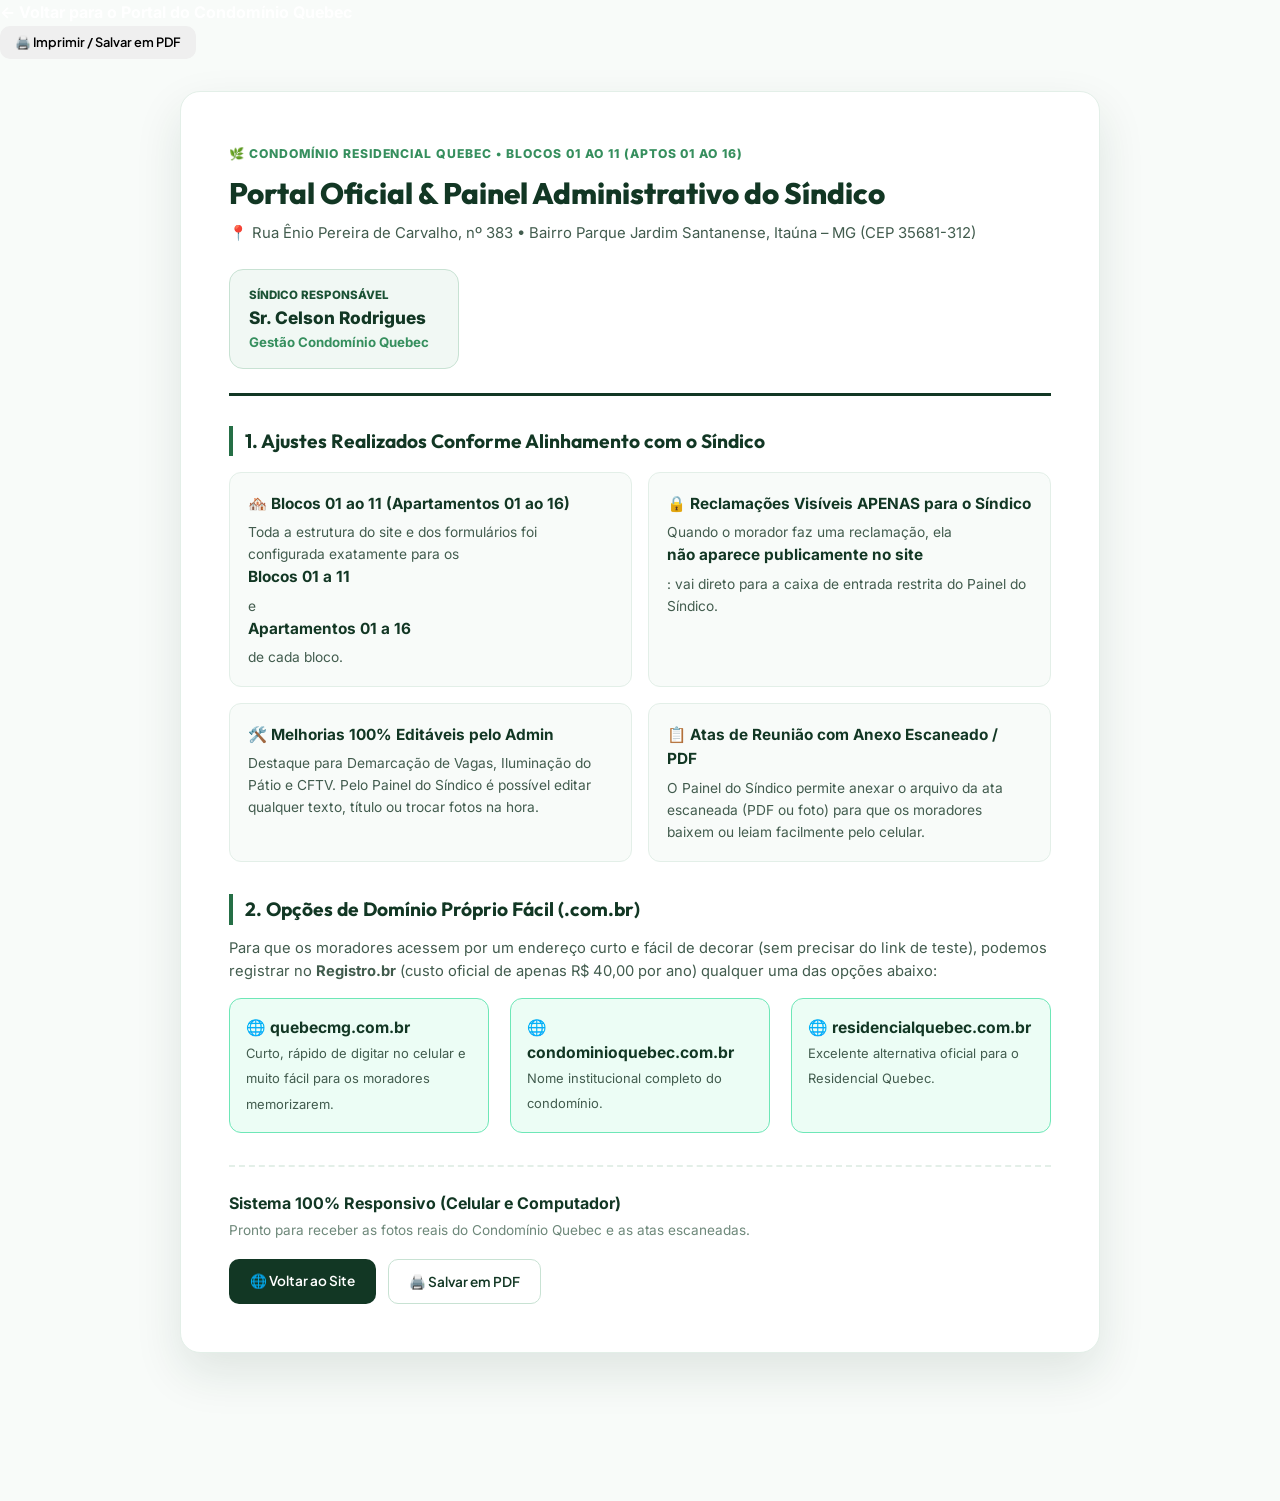
<file: proposta-sindico.html>
<!DOCTYPE html>
<html lang="pt-BR">
<head>
  <meta charset="UTF-8" />
  <meta name="viewport" content="width=device-width, initial-scale=1.0" />
  <title>Proposta Executiva & Domínio .com.br | Portal Condomínio Quebec</title>
  <link rel="preconnect" href="https://fonts.googleapis.com">
  <link rel="preconnect" href="https://fonts.gstatic.com" crossorigin>
  <link href="https://fonts.googleapis.com/css2?family=Inter:wght@400;500;600;700&family=Outfit:wght@600;700;800;900&family=Plus+Jakarta+Sans:wght@500;600;700;800&display=swap" rel="stylesheet">
  <link rel="stylesheet" href="styles.css" />
  <style>
    .proposal-wrap {
      max-width: 960px;
      margin: 2rem auto 4rem;
      padding: 0 1.25rem;
    }
    .proposal-sheet {
      background: #ffffff;
      border: 1.5px solid var(--border-soft);
      border-radius: var(--radius-lg);
      padding: 3rem;
      box-shadow: var(--shadow-lg);
    }
    .proposal-header {
      display: flex;
      justify-content: space-between;
      align-items: flex-start;
      border-bottom: 3px solid var(--green-forest);
      padding-bottom: 1.5rem;
      margin-bottom: 1.85rem;
      gap: 1.5rem;
      flex-wrap: wrap;
    }
    .proposal-section {
      margin-bottom: 2rem;
    }
    .proposal-section h3 {
      font-family: 'Outfit', sans-serif;
      font-size: 1.2rem;
      color: var(--green-forest);
      margin-bottom: 0.75rem;
      border-left: 4px solid var(--green-primary);
      padding-left: 0.75rem;
    }
    .module-grid {
      display: grid;
      grid-template-columns: repeat(2, 1fr);
      gap: 1rem;
      margin-top: 1rem;
    }
    .module-box {
      background: var(--bg-page);
      border: 1px solid var(--border-soft);
      border-radius: 12px;
      padding: 1.15rem;
    }
    .module-box strong {
      display: block;
      color: var(--green-forest);
      margin-bottom: 0.3rem;
      font-size: 0.96rem;
    }
    .module-box p {
      font-size: 0.86rem;
      color: var(--text-body);
    }
    @media print {
      .no-print { display: none !important; }
      body { background: #fff; padding: 0; }
      .proposal-sheet { box-shadow: none; border: none; padding: 0; }
    }
    @media (max-width: 768px) {
      .module-grid { grid-template-columns: 1fr; }
      .proposal-sheet { padding: 1.5rem; }
    }
  </style>
</head>
<body>

  <div class="topbar no-print">
    <div class="topbar-inner">
      <div>
        <a href="index.html" style="color:#fff; text-decoration:none; font-weight:700;">← Voltar para o Portal do Condomínio Quebec</a>
      </div>
      <div style="display:flex; gap:0.75rem;">
        <button class="btn btn-gold btn-sm" onclick="window.print()">🖨️ Imprimir / Salvar em PDF</button>
      </div>
    </div>
  </div>

  <div class="proposal-wrap">
    <div class="proposal-sheet">
      <div class="proposal-header">
        <div>
          <span style="font-size:0.76rem; font-weight:800; color:var(--green-medium); text-transform:uppercase; letter-spacing:0.08em;">
            🌿 Condomínio Residencial Quebec • Blocos 01 ao 11 (Aptos 01 ao 16)
          </span>
          <h1 style="font-family:'Outfit',sans-serif; font-size:1.85rem; font-weight:800; color:var(--green-forest); margin-top:0.3rem;">
            Portal Oficial & Painel Administrativo do Síndico
          </h1>
          <p style="color:var(--text-body); font-size:0.93rem; margin-top:0.25rem;">
            📍 Rua Ênio Pereira de Carvalho, nº 383 • Bairro Parque Jardim Santanense, Itaúna – MG (CEP 35681-312)
          </p>
        </div>
        <div style="background:var(--bg-soft-green); border:1.5px solid var(--border-strong); padding:0.95rem 1.2rem; border-radius:14px; min-width:230px;">
          <div style="font-size:0.72rem; color:var(--green-deep); text-transform:uppercase; font-weight:800;">Síndico Responsável</div>
          <div style="font-size:1.08rem; font-weight:800; color:var(--green-forest);">Sr. Celson Rodrigues</div>
          <div style="font-size:0.83rem; color:var(--green-medium); font-weight:700;">Gestão Condomínio Quebec</div>
        </div>
      </div>

      <div class="proposal-section">
        <h3>1. Ajustes Realizados Conforme Alinhamento com o Síndico</h3>
        <div class="module-grid">
          <div class="module-box">
            <strong>🏘️ Blocos 01 ao 11 (Apartamentos 01 ao 16)</strong>
            <p>Toda a estrutura do site e dos formulários foi configurada exatamente para os <strong>Blocos 01 a 11</strong> e <strong>Apartamentos 01 a 16</strong> de cada bloco.</p>
          </div>
          <div class="module-box">
            <strong>🔒 Reclamações Visíveis APENAS para o Síndico</strong>
            <p>Quando o morador faz uma reclamação, ela <strong>não aparece publicamente no site</strong>: vai direto para a caixa de entrada restrita do Painel do Síndico.</p>
          </div>
          <div class="module-box">
            <strong>🛠️ Melhorias 100% Editáveis pelo Admin</strong>
            <p>Destaque para Demarcação de Vagas, Iluminação do Pátio e CFTV. Pelo Painel do Síndico é possível editar qualquer texto, título ou trocar fotos na hora.</p>
          </div>
          <div class="module-box">
            <strong>📋 Atas de Reunião com Anexo Escaneado / PDF</strong>
            <p>O Painel do Síndico permite anexar o arquivo da ata escaneada (PDF ou foto) para que os moradores baixem ou leiam facilmente pelo celular.</p>
          </div>
        </div>
      </div>

      <div class="proposal-section">
        <h3>2. Opções de Domínio Próprio Fácil (.com.br)</h3>
        <p style="color:var(--text-body); font-size:0.92rem; margin-bottom:0.85rem;">
          Para que os moradores acessem por um endereço curto e fácil de decorar (sem precisar do link de teste), podemos registrar no <strong>Registro.br</strong> (custo oficial de apenas R$ 40,00 por ano) qualquer uma das opções abaixo:
        </p>
        <div class="grid-3">
          <div style="background:#ecfdf5; border:1.5px solid #6ee7b7; padding:1rem; border-radius:12px;">
            <strong style="color:var(--green-forest); display:block; font-size:0.98rem;">🌐 quebecmg.com.br</strong>
            <span style="font-size:0.81rem; color:var(--text-body);">Curto, rápido de digitar no celular e muito fácil para os moradores memorizarem.</span>
          </div>
          <div style="background:#ecfdf5; border:1.5px solid #6ee7b7; padding:1rem; border-radius:12px;">
            <strong style="color:var(--green-forest); display:block; font-size:0.98rem;">🌐 condominioquebec.com.br</strong>
            <span style="font-size:0.81rem; color:var(--text-body);">Nome institucional completo do condomínio.</span>
          </div>
          <div style="background:#ecfdf5; border:1.5px solid #6ee7b7; padding:1rem; border-radius:12px;">
            <strong style="color:var(--green-forest); display:block; font-size:0.98rem;">🌐 residencialquebec.com.br</strong>
            <span style="font-size:0.81rem; color:var(--text-body);">Excelente alternativa oficial para o Residencial Quebec.</span>
          </div>
        </div>
      </div>

      <div style="border-top:2px dashed var(--border-soft); padding-top:1.5rem; margin-top:2rem; display:flex; justify-content:space-between; align-items:center; flex-wrap:wrap; gap:1rem;">
        <div>
          <strong style="color:var(--green-forest); display:block;">Sistema 100% Responsivo (Celular e Computador)</strong>
          <span style="font-size:0.85rem; color:var(--text-muted);">Pronto para receber as fotos reais do Condomínio Quebec e as atas escaneadas.</span>
        </div>
        <div class="no-print" style="display:flex; gap:0.75rem;">
          <a href="index.html" class="btn btn-primary">🌐 Voltar ao Site</a>
          <button class="btn btn-outline" onclick="window.print()">🖨️ Salvar em PDF</button>
        </div>
      </div>
    </div>
  </div>

</body>
</html>
</file>
<file: styles.css>
:root {
  /* Paleta Clean & Sofisticada — Verde Claro & Branco */
  --bg-page: #f8fbf9;
  --bg-surface: #ffffff;
  --bg-soft-green: #f1f8f4;
  --bg-mint: #e3f3ea;
  --bg-mint-hover: #d2ebdd;

  --green-forest: #123724;
  --green-deep: #1b5235;
  --green-primary: #256f46;
  --green-medium: #368f5e;
  --green-light: #74c69d;
  --green-pastel: #b7e4c7;

  --text-dark: #14281d;
  --text-body: #425c4e;
  --text-muted: #6e887a;

  --border-soft: #e3efe8;
  --border-strong: #c8e2d3;

  --shadow-xs: 0 2px 8px rgba(18, 55, 36, 0.03);
  --shadow-sm: 0 6px 20px rgba(18, 55, 36, 0.05);
  --shadow-md: 0 12px 32px rgba(18, 55, 36, 0.07);
  --shadow-lg: 0 20px 48px rgba(18, 55, 36, 0.11);

  --radius-sm: 10px;
  --radius-md: 14px;
  --radius-lg: 20px;
  --radius-xl: 26px;
}

* {
  box-sizing: border-box;
  margin: 0;
  padding: 0;
}

html {
  scroll-behavior: smooth;
  overflow-x: hidden;
}

body {
  font-family: 'Inter', -apple-system, BlinkMacSystemFont, sans-serif;
  background-color: var(--bg-page);
  color: var(--text-dark);
  line-height: 1.6;
  -webkit-font-smoothing: antialiased;
  padding-bottom: 84px;
  overflow-x: hidden;
}

/* ==========================================
   CABEÇALHO MINIMALISTA E SOFISTICADO
   ========================================== */
.navbar {
  background: rgba(255, 255, 255, 0.94);
  backdrop-filter: blur(16px);
  -webkit-backdrop-filter: blur(16px);
  border-bottom: 1px solid var(--border-soft);
  position: sticky;
  top: 0;
  z-index: 1000;
}

.navbar-inner {
  max-width: 1220px;
  margin: 0 auto;
  padding: 0.9rem 1.5rem;
  display: flex;
  justify-content: space-between;
  align-items: center;
  gap: 1.25rem;
}

.brand {
  display: flex;
  align-items: center;
  gap: 0.85rem;
  cursor: pointer;
  text-decoration: none;
  flex-shrink: 0;
}

.brand-crest {
  width: 44px;
  height: 44px;
  border-radius: 12px;
  background: var(--bg-soft-green);
  border: 1px solid var(--border-strong);
  display: flex;
  align-items: center;
  justify-content: center;
  color: var(--green-primary);
  overflow: hidden;
  transition: transform 0.2s ease;
}

.brand:hover .brand-crest {
  transform: scale(1.03);
}

.brand-crest img {
  width: 100%;
  height: 100%;
  object-fit: cover;
}

.brand-text h1 {
  font-family: 'Outfit', sans-serif;
  font-size: 1.18rem;
  font-weight: 700;
  color: var(--green-forest);
  letter-spacing: -0.02em;
  line-height: 1.15;
}

.brand-text span {
  display: block;
  font-size: 0.73rem;
  font-weight: 500;
  color: var(--text-muted);
  letter-spacing: 0.01em;
}

/* Navegação Principal Limpa */
.nav-tabs {
  display: flex;
  align-items: center;
  gap: 0.25rem;
  flex-wrap: wrap;
}

.nav-tab {
  background: transparent;
  border: none;
  padding: 0.52rem 0.9rem;
  border-radius: 999px;
  font-family: 'Plus Jakarta Sans', sans-serif;
  font-size: 0.84rem;
  font-weight: 600;
  color: var(--text-body);
  cursor: pointer;
  transition: all 0.2s ease;
  display: inline-flex;
  align-items: center;
  gap: 0.4rem;
}

.nav-tab:hover {
  background: var(--bg-soft-green);
  color: var(--green-forest);
}

.nav-tab.active {
  background: var(--green-forest);
  color: #ffffff;
}

/* Botão Acesso Administrativo separado à direita no cabeçalho */
.header-admin-wrap {
  padding-left: 1rem;
  border-left: 1px solid var(--border-soft);
  display: flex;
  align-items: center;
  flex-shrink: 0;
}

.header-admin-btn {
  display: inline-flex;
  align-items: center;
  gap: 0.45rem;
  padding: 0.5rem 0.95rem;
  border-radius: 999px;
  background: var(--bg-soft-green);
  border: 1px solid var(--border-strong);
  color: var(--green-forest);
  font-family: 'Plus Jakarta Sans', sans-serif;
  font-size: 0.8rem;
  font-weight: 600;
  cursor: pointer;
  transition: all 0.2s ease;
}

.header-admin-btn:hover,
.header-admin-btn.active {
  background: var(--green-forest);
  border-color: var(--green-forest);
  color: #ffffff;
}

.admin-text-mobile {
  display: none;
}

/* ==========================================
   ESTRUTURA PRINCIPAL
   ========================================== */
.main-container {
  max-width: 1220px;
  margin: 2rem auto 3.5rem;
  padding: 0 1.5rem;
}

.tab-panel {
  display: none;
  animation: fadeIn 0.25s ease;
}

.tab-panel.active {
  display: block;
}

@keyframes fadeIn {
  from { opacity: 0; transform: translateY(6px); }
  to { opacity: 1; transform: translateY(0); }
}

/* ==========================================
   HERO CLEAN & SOFISTICADO
   ========================================== */
.hero-clean {
  background: linear-gradient(135deg, #ffffff 0%, #f1f8f4 100%);
  border: 1px solid var(--border-soft);
  border-radius: var(--radius-xl);
  padding: 2.75rem;
  margin-bottom: 2.25rem;
  box-shadow: var(--shadow-sm);
  display: grid;
  grid-template-columns: 1.15fr 0.85fr;
  gap: 2.5rem;
  align-items: center;
}

.hero-badge {
  display: inline-flex;
  align-items: center;
  gap: 0.45rem;
  background: var(--bg-mint);
  color: var(--green-deep);
  padding: 0.35rem 0.85rem;
  border-radius: 999px;
  font-size: 0.76rem;
  font-weight: 700;
  letter-spacing: 0.03em;
  text-transform: uppercase;
  margin-bottom: 1rem;
}

.hero-clean h2 {
  font-family: 'Outfit', sans-serif;
  font-size: clamp(1.8rem, 3vw, 2.5rem);
  font-weight: 700;
  color: var(--green-forest);
  line-height: 1.16;
  letter-spacing: -0.025em;
  margin-bottom: 0.9rem;
}

.hero-clean p {
  color: var(--text-body);
  font-size: 0.98rem;
  margin-bottom: 1.65rem;
  max-width: 580px;
}

.hero-actions {
  display: flex;
  flex-wrap: wrap;
  gap: 0.75rem;
}

.hero-meta-strip {
  display: grid;
  grid-template-columns: repeat(3, 1fr);
  gap: 1rem;
  margin-top: 2rem;
  padding-top: 1.5rem;
  border-top: 1px solid var(--border-soft);
}

.hero-meta-item span {
  display: block;
  font-size: 0.73rem;
  color: var(--text-muted);
  text-transform: uppercase;
  letter-spacing: 0.04em;
  font-weight: 600;
}

.hero-meta-item strong {
  font-family: 'Outfit', sans-serif;
  font-size: 0.98rem;
  color: var(--green-forest);
  font-weight: 700;
}

.hero-photo-frame {
  position: relative;
  border-radius: var(--radius-lg);
  overflow: hidden;
  height: 360px;
  border: 1px solid var(--border-strong);
  box-shadow: var(--shadow-md);
  background: var(--bg-soft-green);
}

.hero-photo-frame img {
  width: 100%;
  height: 100%;
  object-fit: cover;
  object-position: center top;
  display: block;
}

.mobile-admin-trigger {
  display: none;
}

.hero-photo-caption {
  position: absolute;
  bottom: 14px;
  left: 14px;
  right: 14px;
  background: rgba(255, 255, 255, 0.92);
  backdrop-filter: blur(10px);
  padding: 0.7rem 1rem;
  border-radius: 12px;
  display: flex;
  justify-content: space-between;
  align-items: center;
  gap: 0.5rem;
  font-size: 0.8rem;
  color: var(--green-forest);
}

/* ==========================================
   ATALHOS RÁPIDOS MINIMALISTAS
   ========================================== */
.quick-links-row {
  display: grid;
  grid-template-columns: repeat(4, 1fr);
  gap: 1rem;
  margin-bottom: 2.5rem;
}

.quick-card {
  background: var(--bg-surface);
  border: 1px solid var(--border-soft);
  border-radius: var(--radius-md);
  padding: 1.15rem 1.25rem;
  display: flex;
  align-items: center;
  gap: 0.9rem;
  cursor: pointer;
  text-align: left;
  transition: all 0.2s ease;
  box-shadow: var(--shadow-xs);
}

.quick-card:hover {
  border-color: var(--green-light);
  transform: translateY(-2px);
  box-shadow: var(--shadow-sm);
}

.quick-card-icon {
  width: 42px;
  height: 42px;
  border-radius: 10px;
  background: var(--bg-soft-green);
  color: var(--green-primary);
  display: flex;
  align-items: center;
  justify-content: center;
  font-size: 1.2rem;
  flex-shrink: 0;
}

.quick-card strong {
  display: block;
  font-family: 'Outfit', sans-serif;
  font-size: 0.95rem;
  color: var(--green-forest);
}

.quick-card span {
  font-size: 0.77rem;
  color: var(--text-muted);
}

/* ==========================================
   CABEÇALHOS DE SEÇÃO E CARDS
   ========================================== */
.section-header {
  display: flex;
  justify-content: space-between;
  align-items: flex-end;
  gap: 1rem;
  margin-bottom: 1.5rem;
  flex-wrap: wrap;
}

.section-header-left .eyebrow {
  display: inline-block;
  font-size: 0.73rem;
  font-weight: 700;
  text-transform: uppercase;
  letter-spacing: 0.08em;
  color: var(--green-medium);
  margin-bottom: 0.25rem;
}

.section-header-left h2 {
  font-family: 'Outfit', sans-serif;
  font-size: 1.55rem;
  font-weight: 700;
  color: var(--green-forest);
  letter-spacing: -0.02em;
}

.section-header-left p {
  color: var(--text-body);
  font-size: 0.9rem;
  max-width: 650px;
  margin-top: 0.2rem;
}

.card {
  background: var(--bg-surface);
  border: 1px solid var(--border-soft);
  border-radius: var(--radius-lg);
  padding: 1.65rem;
  box-shadow: var(--shadow-xs);
}

.card-title {
  font-family: 'Outfit', sans-serif;
  font-size: 1.15rem;
  font-weight: 700;
  color: var(--green-forest);
  margin-bottom: 0.85rem;
}

.grid-2 {
  display: grid;
  grid-template-columns: repeat(2, 1fr);
  gap: 1.35rem;
}

.grid-3 {
  display: grid;
  grid-template-columns: repeat(3, 1fr);
  gap: 1.35rem;
}

/* ==========================================
   MURAL DE AVISOS (DEDETIZAÇÃO, ESGOTO, ETC.)
   ========================================== */
.aviso-card {
  background: var(--bg-surface);
  border: 1px solid var(--border-soft);
  border-left: 4px solid var(--green-primary);
  border-radius: var(--radius-md);
  padding: 1.35rem 1.5rem;
  box-shadow: var(--shadow-xs);
  display: flex;
  flex-direction: column;
  justify-content: space-between;
  gap: 0.85rem;
  transition: all 0.2s ease;
}

.aviso-card:hover {
  box-shadow: var(--shadow-sm);
}

.aviso-top {
  display: flex;
  justify-content: space-between;
  align-items: center;
  gap: 0.5rem;
  flex-wrap: wrap;
}

.aviso-tag {
  background: var(--bg-soft-green);
  color: var(--green-deep);
  border: 1px solid var(--border-strong);
  font-size: 0.72rem;
  font-weight: 700;
  padding: 0.22rem 0.65rem;
  border-radius: 999px;
  text-transform: uppercase;
  letter-spacing: 0.04em;
}

.aviso-date {
  font-size: 0.78rem;
  color: var(--text-muted);
  font-weight: 500;
}

.aviso-card h3 {
  font-family: 'Outfit', sans-serif;
  font-size: 1.1rem;
  font-weight: 700;
  color: var(--green-forest);
  margin-top: 0.35rem;
}

.aviso-card p {
  font-size: 0.89rem;
  color: var(--text-body);
}

/* ==========================================
   CARDS DE DOCUMENTOS PDF (FECHAMENTO MENSAL E ATAS)
   ========================================== */
.pdf-doc-card {
  background: var(--bg-surface);
  border: 1px solid var(--border-soft);
  border-radius: var(--radius-lg);
  padding: 1.6rem;
  display: flex;
  justify-content: space-between;
  align-items: center;
  gap: 1.5rem;
  margin-bottom: 1.15rem;
  box-shadow: var(--shadow-xs);
  transition: all 0.2s ease;
}

.pdf-doc-card:hover {
  border-color: var(--border-strong);
  box-shadow: var(--shadow-sm);
}

.pdf-doc-left {
  display: flex;
  align-items: flex-start;
  gap: 1.15rem;
}

.pdf-icon-box {
  width: 52px;
  height: 52px;
  border-radius: 14px;
  background: var(--bg-soft-green);
  border: 1px solid var(--border-strong);
  color: var(--green-primary);
  display: flex;
  align-items: center;
  justify-content: center;
  font-weight: 800;
  font-size: 0.8rem;
  flex-shrink: 0;
}

.pdf-doc-info h3 {
  font-family: 'Outfit', sans-serif;
  font-size: 1.16rem;
  color: var(--green-forest);
  margin-bottom: 0.25rem;
}

.pdf-doc-info p {
  font-size: 0.88rem;
  color: var(--text-body);
  max-width: 680px;
}

.pdf-doc-meta {
  display: flex;
  gap: 0.75rem;
  flex-wrap: wrap;
  margin-top: 0.55rem;
  font-size: 0.78rem;
  color: var(--text-muted);
}

.pdf-doc-actions {
  display: flex;
  gap: 0.6rem;
  flex-shrink: 0;
  flex-wrap: wrap;
}

.pdf-viewer-box {
  margin-top: 1.25rem;
  background: var(--bg-surface);
  border: 1px solid var(--border-strong);
  border-radius: var(--radius-lg);
  overflow: hidden;
  box-shadow: var(--shadow-sm);
}

.pdf-viewer-header {
  background: var(--bg-soft-green);
  padding: 0.9rem 1.25rem;
  border-bottom: 1px solid var(--border-soft);
  display: flex;
  justify-content: space-between;
  align-items: center;
  flex-wrap: wrap;
  gap: 0.75rem;
}

.pdf-viewer-iframe {
  width: 100%;
  height: 640px;
  border: none;
  display: block;
  background: #f4f6f5;
}

/* ==========================================
   MAPA DOS 11 BLOCOS (MINIMALISTA)
   ========================================== */
.blocks-pill-grid {
  display: grid;
  grid-template-columns: repeat(auto-fit, minmax(115px, 1fr));
  gap: 0.65rem;
  margin-top: 1rem;
}

.block-pill-btn {
  background: var(--bg-soft-green);
  border: 1px solid var(--border-soft);
  border-radius: 12px;
  padding: 0.75rem 0.6rem;
  text-align: center;
  cursor: pointer;
  transition: all 0.18s ease;
}

.block-pill-btn:hover,
.block-pill-btn.active {
  background: var(--green-forest);
  border-color: var(--green-forest);
  color: #ffffff;
}

.block-pill-btn strong {
  display: block;
  font-family: 'Outfit', sans-serif;
  font-size: 0.92rem;
}

.block-pill-btn span {
  font-size: 0.71rem;
  opacity: 0.82;
}

/* ==========================================
   GALERIA & MELHORIAS
   ========================================== */
.gallery-grid {
  display: grid;
  grid-template-columns: repeat(3, 1fr);
  gap: 1.15rem;
}

.gallery-item {
  border-radius: var(--radius-md);
  overflow: hidden;
  border: 1px solid var(--border-soft);
  background: var(--bg-surface);
}

.gallery-item img {
  width: 100%;
  height: 210px;
  object-fit: cover;
  display: block;
}

.gallery-caption {
  padding: 0.85rem 1rem;
}

.gallery-caption strong {
  display: block;
  font-size: 0.9rem;
  color: var(--green-forest);
}

.gallery-caption span {
  font-size: 0.78rem;
  color: var(--text-muted);
}

.melhorias-toolbar {
  background: var(--bg-surface);
  border: 1px solid var(--border-soft);
  border-radius: var(--radius-lg);
  padding: 0.9rem 1.15rem;
  margin-bottom: 1.5rem;
  box-shadow: var(--shadow-xs);
  overflow-x: auto;
}

.melhorias-showcase-grid {
  display: grid;
  grid-template-columns: repeat(2, 1fr);
  gap: 1.5rem;
}

.melhoria-card {
  background: var(--bg-surface);
  border: 1px solid var(--border-soft);
  border-radius: var(--radius-lg);
  overflow: hidden;
  box-shadow: var(--shadow-xs);
  display: flex;
  flex-direction: column;
  transition: border-color 0.2s ease, box-shadow 0.2s ease;
}

.melhoria-card:hover {
  border-color: var(--border-strong);
  box-shadow: var(--shadow-sm);
}

.melhoria-img-stage {
  position: relative;
  height: 265px;
  overflow: hidden;
  background: #0f2419;
  cursor: pointer;
}

.melhoria-img-stage img {
  width: 100%;
  height: 100%;
  object-fit: cover;
  display: block;
  transition: transform 0.3s ease;
}

.melhoria-img-stage:hover img {
  transform: scale(1.02);
}

/* Split Antes & Depois View inside Card */
.melhoria-split-compare {
  display: grid;
  grid-template-columns: 1fr 1fr;
  height: 265px;
  gap: 2px;
  background: #ffffff;
}

.melhoria-split-half {
  position: relative;
  height: 100%;
  overflow: hidden;
  cursor: pointer;
  background: #0f2419;
}

.melhoria-split-half img {
  width: 100%;
  height: 100%;
  object-fit: cover;
  display: block;
  transition: transform 0.25s ease;
}

.melhoria-split-half:hover img {
  transform: scale(1.04);
}

.phase-pill {
  position: absolute;
  top: 0.65rem;
  left: 0.65rem;
  z-index: 3;
  padding: 0.25rem 0.65rem;
  border-radius: 999px;
  font-size: 0.7rem;
  font-weight: 800;
  letter-spacing: 0.04em;
  text-transform: uppercase;
  box-shadow: 0 4px 12px rgba(0, 0, 0, 0.25);
}

.phase-antes {
  background: #b91c1c;
  color: #ffffff;
}

.phase-durante {
  background: #d97706;
  color: #ffffff;
}

.phase-depois {
  background: #15803d;
  color: #ffffff;
}

.phase-registro {
  background: var(--green-forest);
  color: #ffffff;
}

.melhoria-stage-caption {
  position: absolute;
  bottom: 0;
  left: 0;
  right: 0;
  padding: 1.4rem 0.85rem 0.55rem;
  background: linear-gradient(to top, rgba(10, 28, 19, 0.88), transparent);
  color: #ffffff;
  font-size: 0.76rem;
  font-weight: 500;
  display: flex;
  justify-content: space-between;
  align-items: flex-end;
  gap: 0.5rem;
}

.melhoria-thumbs-bar {
  display: flex;
  align-items: center;
  gap: 0.45rem;
  padding: 0.6rem 1rem;
  background: var(--bg-soft-green);
  border-bottom: 1px solid var(--border-soft);
  overflow-x: auto;
}

.melhoria-thumb-btn {
  position: relative;
  width: 54px;
  height: 40px;
  border-radius: 8px;
  overflow: hidden;
  border: 2px solid transparent;
  padding: 0;
  cursor: pointer;
  flex-shrink: 0;
  background: #0f2419;
  transition: all 0.15s ease;
}

.melhoria-thumb-btn.active {
  border-color: var(--green-primary);
  transform: translateY(-1px);
  box-shadow: 0 2px 6px rgba(27, 77, 52, 0.25);
}

.melhoria-thumb-btn img {
  width: 100%;
  height: 100%;
  object-fit: cover;
  display: block;
}

.thumb-phase-dot {
  position: absolute;
  bottom: 2px;
  right: 2px;
  font-size: 0.54rem;
  font-weight: 800;
  padding: 1px 4px;
  border-radius: 4px;
  line-height: 1.1;
  color: #fff;
}

.compare-mode-btn {
  margin-left: auto;
  background: #ffffff;
  border: 1px solid var(--border-strong);
  color: var(--green-forest);
  border-radius: 999px;
  padding: 0.28rem 0.7rem;
  font-size: 0.72rem;
  font-weight: 700;
  cursor: pointer;
  white-space: nowrap;
  transition: all 0.15s ease;
}

.compare-mode-btn:hover,
.compare-mode-btn.active {
  background: var(--green-forest);
  color: #ffffff;
  border-color: var(--green-forest);
}

.melhoria-body {
  padding: 1.35rem;
  flex: 1;
  display: flex;
  flex-direction: column;
}

.melhoria-meta {
  display: flex;
  justify-content: space-between;
  align-items: center;
  gap: 0.5rem;
  flex-wrap: wrap;
  margin-bottom: 0.65rem;
  font-size: 0.76rem;
  color: var(--text-muted);
}

.melhoria-cat-tag {
  background: var(--bg-soft-green);
  color: var(--green-primary);
  border: 1px solid var(--border-strong);
  padding: 0.2rem 0.6rem;
  border-radius: 999px;
  font-size: 0.71rem;
  font-weight: 700;
}

.melhoria-body h3 {
  font-family: 'Outfit', sans-serif;
  font-size: 1.14rem;
  color: var(--green-forest);
  margin-bottom: 0.45rem;
}

.melhoria-body p {
  font-size: 0.87rem;
  color: var(--text-body);
  margin-bottom: 0.85rem;
  flex: 1;
}

.melhoria-note-highlight {
  background: var(--bg-soft-green);
  border-left: 3px solid var(--green-primary);
  padding: 0.55rem 0.75rem;
  border-radius: 0 8px 8px 0;
  font-size: 0.79rem;
  color: var(--green-forest);
  font-weight: 600;
}

/* Lightbox Modal */
.photo-lightbox-backdrop {
  position: fixed;
  inset: 0;
  z-index: 9999;
  background: rgba(8, 22, 15, 0.86);
  backdrop-filter: blur(6px);
  display: flex;
  align-items: center;
  justify-content: center;
  padding: 1.25rem;
}

.photo-lightbox-content {
  position: relative;
  max-width: 860px;
  width: 100%;
  background: var(--bg-surface);
  border-radius: var(--radius-lg);
  overflow: hidden;
  box-shadow: 0 24px 60px rgba(0, 0, 0, 0.45);
}

.photo-lightbox-close {
  position: absolute;
  top: 0.75rem;
  right: 0.75rem;
  z-index: 5;
  background: rgba(15, 36, 25, 0.85);
  color: #ffffff;
  border: 1px solid rgba(255, 255, 255, 0.25);
  border-radius: 999px;
  padding: 0.4rem 0.85rem;
  font-size: 0.8rem;
  font-weight: 700;
  cursor: pointer;
}

.photo-lightbox-img-wrap {
  position: relative;
  background: #091710;
  max-height: 74vh;
  display: flex;
  align-items: center;
  justify-content: center;
}

.photo-lightbox-img-wrap img {
  max-width: 100%;
  max-height: 74vh;
  object-fit: contain;
  display: block;
}

.photo-lightbox-caption {
  padding: 1rem 1.35rem;
  background: var(--bg-surface);
  border-top: 1px solid var(--border-soft);
}

.photo-lightbox-caption strong {
  display: block;
  color: var(--green-forest);
  font-size: 1rem;
  margin-bottom: 0.2rem;
}

.photo-lightbox-caption p {
  font-size: 0.86rem;
  color: var(--text-body);
  margin: 0;
}

@media (max-width: 900px) {
  .melhorias-showcase-grid {
    grid-template-columns: 1fr;
  }
}

.status-badge {
  display: inline-flex;
  align-items: center;
  padding: 0.22rem 0.65rem;
  border-radius: 999px;
  font-size: 0.72rem;
  font-weight: 700;
}

.status-concluido {
  background: var(--bg-mint);
  color: var(--green-deep);
}

.status-andamento {
  background: #fef3c7;
  color: #92400e;
}

.status-planejado {
  background: #f1f5f9;
  color: #475569;
}

/* ==========================================
   SERVIÇOS DE MORADORES
   ========================================== */
.servico-card {
  background: var(--bg-surface);
  border: 1px solid var(--border-soft);
  border-radius: var(--radius-lg);
  padding: 1.35rem;
  display: flex;
  flex-direction: column;
  justify-content: space-between;
  gap: 1rem;
  box-shadow: var(--shadow-xs);
}

.servico-top {
  display: flex;
  justify-content: space-between;
  align-items: center;
  margin-bottom: 0.6rem;
}

.morador-apt-badge {
  background: var(--bg-soft-green);
  color: var(--green-deep);
  padding: 0.22rem 0.6rem;
  border-radius: 6px;
  font-size: 0.74rem;
  font-weight: 700;
}

.servico-card h3 {
  font-family: 'Outfit', sans-serif;
  font-size: 1.06rem;
  color: var(--green-forest);
  margin-bottom: 0.2rem;
}

.servico-provider {
  font-size: 0.83rem;
  font-weight: 600;
  color: var(--green-primary);
  margin-bottom: 0.45rem;
}

.servico-desc {
  font-size: 0.85rem;
  color: var(--text-body);
}

.servico-footer {
  display: flex;
  justify-content: space-between;
  align-items: center;
  padding-top: 0.85rem;
  border-top: 1px solid var(--border-soft);
}

/* ==========================================
   FORMULÁRIOS E BOTÕES
   ========================================== */
.form-grid {
  display: grid;
  grid-template-columns: repeat(2, 1fr);
  gap: 0.95rem;
}

.form-group {
  margin-bottom: 0.9rem;
}

.form-group.full {
  grid-column: 1 / -1;
}

.form-group label {
  display: block;
  font-size: 0.8rem;
  font-weight: 600;
  color: var(--green-forest);
  margin-bottom: 0.35rem;
}

.form-control {
  width: 100%;
  padding: 0.68rem 0.9rem;
  border: 1px solid var(--border-strong);
  border-radius: var(--radius-sm);
  font-family: inherit;
  font-size: 0.88rem;
  color: var(--text-dark);
  background: #ffffff;
  transition: border-color 0.2s;
}

.form-control:focus {
  outline: none;
  border-color: var(--green-primary);
  box-shadow: 0 0 0 3px rgba(37, 111, 70, 0.1);
}

textarea.form-control {
  min-height: 95px;
  resize: vertical;
}

.btn {
  display: inline-flex;
  align-items: center;
  justify-content: center;
  gap: 0.45rem;
  padding: 0.68rem 1.25rem;
  border-radius: 10px;
  font-family: 'Plus Jakarta Sans', sans-serif;
  font-size: 0.85rem;
  font-weight: 600;
  cursor: pointer;
  border: 1px solid transparent;
  text-decoration: none;
  transition: all 0.2s ease;
}

.btn-sm {
  padding: 0.48rem 0.9rem;
  font-size: 0.8rem;
}

.btn-primary {
  background: var(--green-forest);
  color: #ffffff;
}

.btn-primary:hover {
  background: var(--green-deep);
}

.btn-outline {
  background: #ffffff;
  border-color: var(--border-strong);
  color: var(--green-forest);
}

.btn-outline:hover {
  background: var(--bg-soft-green);
}

.btn-whatsapp {
  background: #16a34a;
  color: #ffffff;
}

.btn-danger {
  background: #fee2e2;
  color: #991b1b;
}

.filter-bar {
  display: flex;
  gap: 0.4rem;
  flex-wrap: wrap;
}

.filter-btn {
  background: #ffffff;
  border: 1px solid var(--border-soft);
  padding: 0.45rem 0.9rem;
  border-radius: 999px;
  font-size: 0.8rem;
  font-weight: 600;
  color: var(--text-body);
  cursor: pointer;
  transition: all 0.18s;
}

.filter-btn.active,
.filter-btn:hover {
  background: var(--green-forest);
  color: #ffffff;
  border-color: var(--green-forest);
}

/* ==========================================
   PAINEL DO SÍNDICO (ADMIN)
   ========================================== */
.admin-login-box {
  max-width: 440px;
  margin: 2rem auto;
  background: #ffffff;
  border: 1px solid var(--border-soft);
  border-radius: var(--radius-lg);
  padding: 2.25rem;
  box-shadow: var(--shadow-sm);
}

.admin-subnav {
  display: flex;
  gap: 0.45rem;
  flex-wrap: wrap;
  margin-bottom: 1.5rem;
  padding-bottom: 1rem;
  border-bottom: 1px solid var(--border-soft);
}

.reclamacao-item {
  background: #ffffff;
  border: 1px solid var(--border-soft);
  border-radius: var(--radius-md);
  padding: 1.15rem;
  margin-bottom: 0.9rem;
}

.reclamacao-header {
  display: flex;
  justify-content: space-between;
  align-items: center;
  flex-wrap: wrap;
  gap: 0.5rem;
  margin-bottom: 0.5rem;
}

.protocolo-tag {
  background: var(--bg-soft-green);
  color: var(--green-deep);
  padding: 0.18rem 0.55rem;
  border-radius: 6px;
  font-size: 0.74rem;
  font-weight: 700;
}

.admin-table-wrap {
  overflow-x: auto;
}

.admin-table {
  width: 100%;
  border-collapse: collapse;
  font-size: 0.86rem;
}

.admin-table th,
.admin-table td {
  padding: 0.75rem 0.9rem;
  text-align: left;
  border-bottom: 1px solid var(--border-soft);
}

.admin-table th {
  font-size: 0.75rem;
  text-transform: uppercase;
  color: var(--text-muted);
  background: var(--bg-soft-green);
}

.map-frame-wrapper {
  border-radius: var(--radius-md);
  overflow: hidden;
  border: 1px solid var(--border-soft);
  height: 260px;
}

.map-frame-wrapper iframe {
  width: 100%;
  height: 100%;
  border: 0;
}

/* ==========================================
   MODAL E TOAST
   ========================================== */
.modal-backdrop {
  position: fixed;
  inset: 0;
  background: rgba(18, 55, 36, 0.45);
  backdrop-filter: blur(4px);
  display: none;
  align-items: center;
  justify-content: center;
  padding: 1.25rem;
  z-index: 2000;
}

.modal-backdrop.open {
  display: flex;
}

.modal-content {
  background: #ffffff;
  border-radius: var(--radius-lg);
  max-width: 920px;
  width: 100%;
  max-height: 90vh;
  overflow-y: auto;
  padding: 1.75rem;
  box-shadow: var(--shadow-lg);
}

.toast-container {
  position: fixed;
  bottom: 24px;
  right: 24px;
  z-index: 3000;
  display: flex;
  flex-direction: column;
  gap: 0.5rem;
}

.toast {
  background: var(--green-forest);
  color: #ffffff;
  padding: 0.85rem 1.2rem;
  border-radius: 12px;
  font-size: 0.85rem;
  font-weight: 500;
  box-shadow: var(--shadow-md);
}

/* ==========================================
   BARRA MOBILE E RODAPÉ CLEAN
   ========================================== */
.mobile-bottom-nav {
  display: none;
  position: fixed;
  bottom: 0;
  left: 0;
  right: 0;
  background: rgba(255, 255, 255, 0.96);
  backdrop-filter: blur(12px);
  border-top: 1px solid var(--border-soft);
  padding: 0.4rem 0.5rem;
  z-index: 1200;
  justify-content: space-around;
}

.mobile-nav-btn {
  background: none;
  border: none;
  display: flex;
  flex-direction: column;
  align-items: center;
  gap: 0.15rem;
  font-size: 0.68rem;
  font-weight: 600;
  color: var(--text-muted);
  padding: 0.35rem 0.5rem;
  border-radius: 8px;
  cursor: pointer;
}

.mobile-nav-btn.active {
  color: var(--green-forest);
  background: var(--bg-soft-green);
}

.mobile-nav-btn .m-icon {
  font-size: 1.1rem;
}

.footer {
  background: #ffffff;
  border-top: 1px solid var(--border-soft);
  padding: 2.5rem 1.5rem;
  margin-top: 4rem;
}

.footer-inner {
  max-width: 1220px;
  margin: 0 auto;
  display: flex;
  justify-content: space-between;
  align-items: center;
  flex-wrap: wrap;
  gap: 1.5rem;
  font-size: 0.84rem;
  color: var(--text-muted);
}

/* Responsividade */
@media (max-width: 960px) {
  .navbar-inner {
    padding: 0.75rem 1rem;
  }
  .main-container {
    margin: 1.25rem auto 3rem;
    padding: 0 1rem;
  }
  .hero-clean {
    grid-template-columns: 1fr;
    padding: 1.45rem;
    gap: 1.5rem;
  }
  .hero-photo-frame {
    height: 300px;
  }
  .quick-links-row {
    grid-template-columns: repeat(2, 1fr);
  }
  .grid-2, .grid-3, .gallery-grid {
    grid-template-columns: 1fr;
  }
  .nav-tabs {
    display: none;
  }
  .header-admin-wrap {
    border-left: none;
    padding-left: 0;
  }
  .header-admin-btn {
    padding: 0.44rem 0.78rem;
    font-size: 0.75rem;
  }
  .mobile-bottom-nav {
    display: flex;
    overflow-x: auto;
  }
  .pdf-doc-card {
    flex-direction: column;
    align-items: flex-start;
    padding: 1.25rem;
  }
  .pdf-doc-actions {
    width: 100%;
  }
  .pdf-doc-actions .btn {
    flex: 1;
  }
  .pdf-viewer-iframe {
    height: 440px;
  }
  .card {
    padding: 1.25rem;
  }
}

@media (max-width: 560px) {
  .navbar-inner {
    padding: 0.65rem 0.9rem;
    gap: 0.5rem;
  }
  .brand {
    gap: 0.6rem;
    min-width: 0;
  }
  .brand-crest {
    width: 38px;
    height: 38px;
    border-radius: 10px;
  }
  .brand-text h1 {
    font-size: 1.18rem !important;
  }
  .brand-text span {
    font-size: 0.58rem !important;
    letter-spacing: 0.08em !important;
  }
  .admin-text-desktop {
    display: none;
  }
  .admin-text-mobile {
    display: inline;
  }
  .header-admin-btn {
    padding: 0.38rem 0.72rem;
    font-size: 0.74rem;
    gap: 0.32rem;
    white-space: nowrap;
  }
  .quick-links-row {
    grid-template-columns: 1fr;
    gap: 0.75rem;
  }
  .form-grid {
    grid-template-columns: 1fr;
  }
  .hero-meta-strip {
    grid-template-columns: 1fr;
    gap: 0.65rem;
  }
  .hero-actions .btn {
    width: 100%;
  }
  .hero-photo-frame {
    height: 270px;
  }
  .mobile-nav-btn {
    font-size: 0.63rem;
    padding: 0.35rem 0.35rem;
    min-width: 48px;
  }
}
</file>
